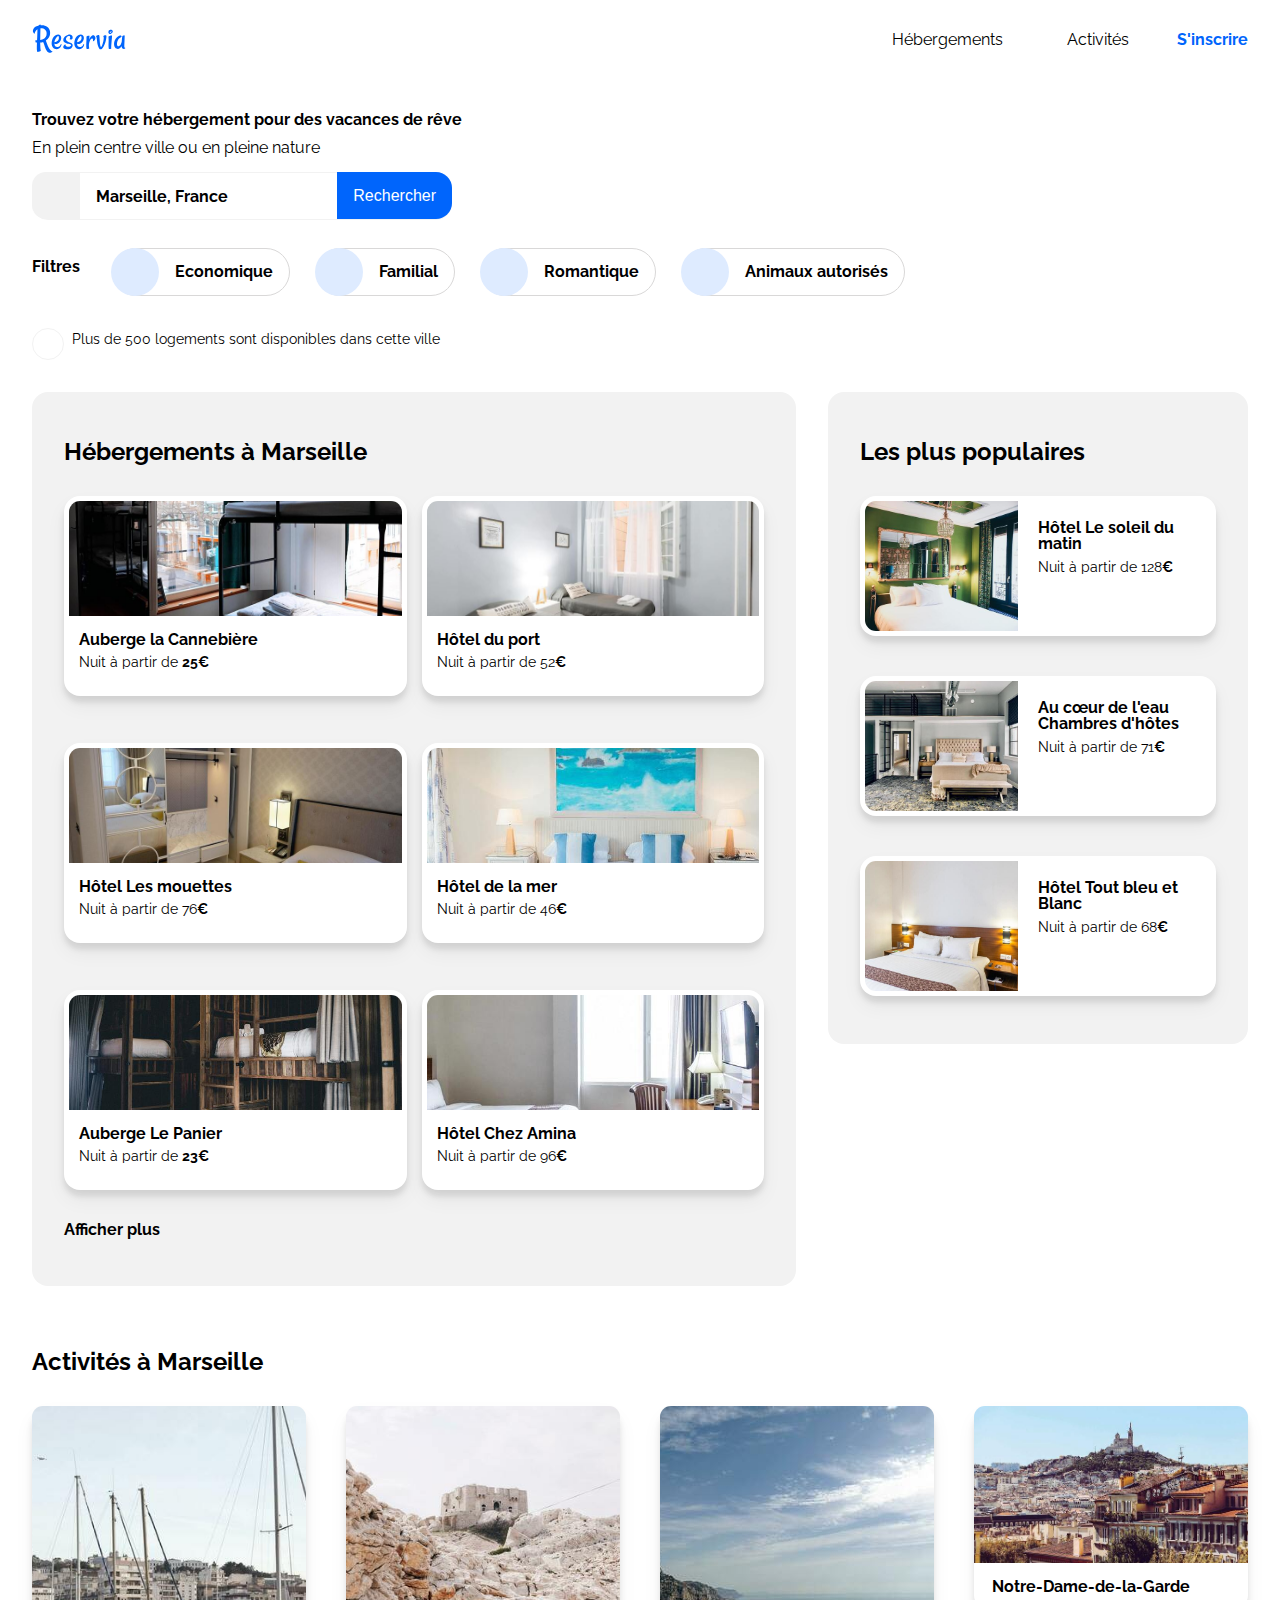
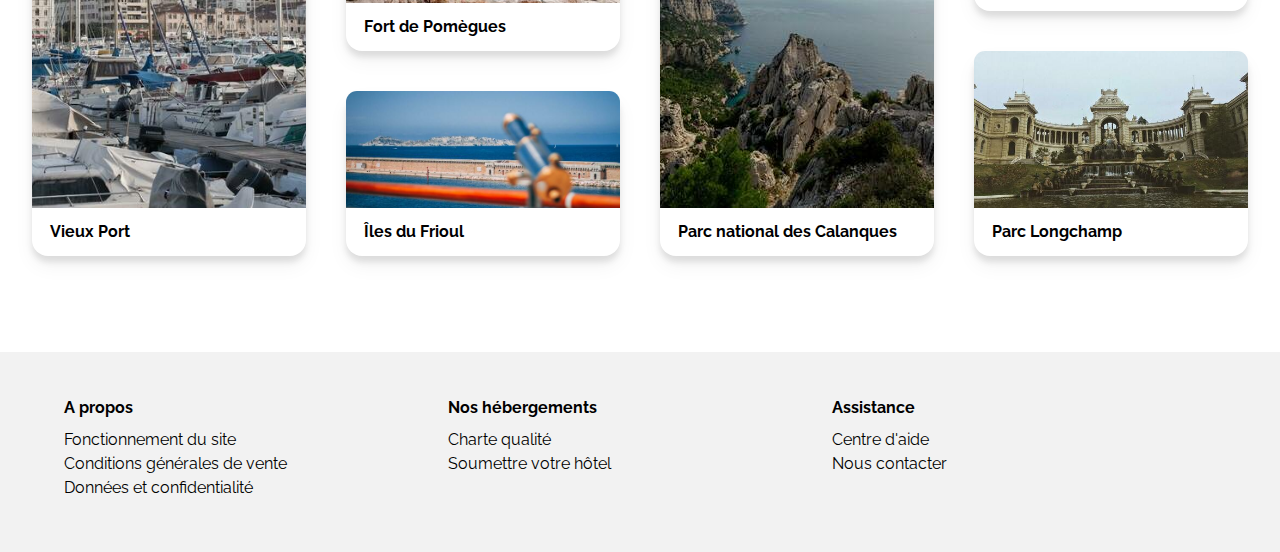
<file: index.html>
<!DOCTYPE html>
<html lang="fr">

<head>
  <meta charset="UTF-8" />
  <meta http-equiv="X-UA-Compatible" content="IE=edge" />
  <meta name="viewport" content="width=device-width, initial-scale=1.0" />
  <meta name="description" content="Reservia, trouvez votre hébergement pour des vacances de rêve" />
  <link
    href="https://fonts.googleapis.com/css2?family=Raleway:ital,wght@0,100;0,200;0,300;0,400;0,500;0,600;0,700;0,800;0,900;1,100;1,200;1,300;1,400;1,500;1,600;1,700;1,800;1,900&display=swap"
    rel="stylesheet" />
  <!-- FEUILLE RESET ETALONNAGE qui permet de partir sur une feuille html sans mise en forme -->
  <link href="reset.css" type="text/css" rel="stylesheet" media="all" />
  <!-- <link href="styles.css" type="text/css" rel="stylesheet" media="all" /> -->
  <link rel="stylesheet" href="style.css" />

  <!-- Icon FontAwesome -->
  <link rel="stylesheet" href="https://use.fontawesome.com/releases/v5.15.3/css/all.css"
    integrity="sha384-SZXxX4whJ79/gErwcOYf+zWLeJdY/qpuqC4cAa9rOGUstPomtqpuNWT9wdPEn2fk" crossorigin="anonymous" />
  <!-- Police de Font Raleway -->
  <link rel="preconnect" href="https://fonts.gstatic.com" />
  <link rel="icon" href="images/logo/favicon.ico" />
  <title>Reservia , Trouvez votre hébergement pour des vacances de rêves</title>

</head>

<body>
  <div class="container">
    <header>
      <nav>
        <div class="logo">
          <a href="https://unknowida.github.io/ChoukriSafi_2_05062021/">
            <img src="images/logo/Reservia.svg" alt="logo Reservia" width="95" height="45" />
          </a>
        </div>
        <div class="inscription">
          <a href=""><span>S'inscrire</span></a>
        </div>
        <div class="nav-Heb-Act">
          <ul class="header-nav">
            <li class="nav-link-item">
              <a href="#hebergements"> <span>Hébergements</span></a>
            </li>
            <li class="nav-link-item">
              <a href="#activites"> <span>Activités</span></a>
            </li>
          </ul>
        </div>
      </nav>
    </header>
    <section class="search-filters">
      <h1>
        Trouvez votre hébergement pour des vacances de rêve
        <span> En plein centre ville ou en pleine nature </span>
      </h1>
      <form>
        <div class="form">
          <label for="lieu"><i class="fas fa-map-marker-alt"></i></label>
          <input id="lieu" type="text" placeholder="Marseille, France" />
          <button aria-label="recherche">
            <i class="fas fa-search"></i>
            <span>Rechercher</span>
          </button>
        </div>
      </form>
      <div class="filtres">
        <h3>Filtres</h3>
        <ul class="filtres-list">
          <li class="filtres-list-item">
            <div><i class="fas fa-money-bill-wave"></i></div>
            <span>Economique</span>
          </li>
          <li class="filtres-list-item">
            <div><i class="fas fa-child"></i></div>
            <span>Familial</span>
          </li>
          <li class="filtres-list-item">
            <div><i class="fas fa-heart"></i></div>
            <span>Romantique</span>
          </li>
          <li class="filtres-list-item">
            <div><i class="fas fa-dog"></i></div>
            <span>Animaux autorisés</span>
          </li>
        </ul>
      </div>
      <div class="information">
        <div><i class="fas fa-info"></i></div>
        <p>Plus de 500 logements sont disponibles dans cette ville</p>
      </div>
    </section>
    <!-- REGROUPPEMENT DE LA PARTIE DANS "MAIN" ASIDE ET x2 SECTIONS -->
    <main>
      <aside class="populaires">
        <div class="title">
          <h2>Les plus populaires</h2>
          <i class="fas fa-chart-line"></i>
        </div>
        <div class="cards">
          <a class="card" href="">
            <div class="card-img">
              <img src="images/hebergements/4_small/emile-guillemot-Bj_rcSC5XfE-unsplash.jpg"
                alt="Hôtel Le soleil du matin" loading="lazy" />
            </div>
            <div class="card-content">
              <div>
                <strong>Hôtel Le soleil du matin</strong>
                <p>Nuit à partir de 128<span class="price-bold">€</span></p>
              </div>
              <div>
                <i class="fas fa-star blue"></i>
                <i class="fas fa-star blue"></i>
                <i class="fas fa-star blue"></i>
                <i class="fas fa-star blue"></i>
                <i class="fas fa-star blue"></i>
              </div>
            </div>
          </a>
          <a class="card" href="">
            <div class="card-img">
              <img src="images/hebergements/4_small/aw-creative-VGs8z60yT2c-unsplash.jpg" alt="Appartement"
                loading="lazy" />
            </div>
            <div class="card-content">
              <div>
                <strong>Au c&oelig;ur de l'eau Chambres d'hôtes</strong>
                <p>Nuit à partir de 71<span class="price-bold">€</span></p>
              </div>
              <div>
                <i class="fas fa-star blue"></i>
                <i class="fas fa-star blue"></i>
                <i class="fas fa-star blue"></i>
                <i class="fas fa-star blue"></i>
                <i class="fas fa-star"></i>
              </div>
            </div>
          </a>
          <a class="card" href="">
            <div class="card-img">
              <img src="images/hebergements/4_small/febrian-zakaria-sjvU0THccQA-unsplash.jpg"
                alt="Hôtel Tout bleu et Blanc" loading="lazy" />
            </div>
            <div class="card-content">
              <div>
                <strong>Hôtel Tout bleu et Blanc</strong>
                <p>Nuit à partir de 68<span class="price-bold">€</span></p>
              </div>
              <div>
                <i class="fas fa-star blue"></i>
                <i class="fas fa-star blue"></i>
                <i class="fas fa-star blue"></i>
                <i class="fas fa-star blue"></i>
                <i class="fas fa-star"></i>
              </div>
            </div>
          </a>
        </div>
      </aside>
      <section id="hebergements" class="hebergements">
        <h2>Hébergements à Marseille</h2>
        <div class="cards">
          <a class="card" href="#">
            <div class="card-img">
              <img src="images/hebergements/4_small/marcus-loke-WQJvWU_HZFo-unsplash.jpg" alt="Auberge la Cannebière"
                loading="lazy" />
            </div>
            <div class="card-content">
              <div>
                <strong>Auberge la Cannebière</strong>
                <p>Nuit à partir de <span class="price-bold"> 25€</span></p>
              </div>
              <div>
                <i class="fas fa-star blue"></i>
                <i class="fas fa-star blue"></i>
                <i class="fas fa-star blue"></i>
                <i class="fas fa-star blue"></i>
                <i class="fas fa-star"></i>
              </div>
            </div>
          </a>
          <a class="card" href="#">
            <div class="card-img">
              <img src="images/hebergements/4_small/fred-kleber-gTbaxaVLvsg-unsplash.jpg" alt="Hôtel du port"
                loading="lazy" />
            </div>
            <div class="card-content">
              <div>
                <strong>Hôtel du port</strong>
                <p>Nuit à partir de 52<span class="price-bold">€</span></p>
              </div>
              <div>
                <i class="fas fa-star blue"></i>
                <i class="fas fa-star blue"></i>
                <i class="fas fa-star blue"></i>
                <i class="fas fa-star blue"></i>
                <i class="fas fa-star blue"></i>
              </div>
            </div>
          </a>
          <a class="card" href="#">
            <div class="card-img">
              <img src="images/hebergements/4_small/reisetopia-B8WIgxA_PFU-unsplash.jpg" alt="Hôtel Les mouettes"
                loading="lazy" />
            </div>
            <div class="card-content">
              <div>
                <strong>Hôtel Les mouettes</strong>
                <p>Nuit à partir de 76<span class="price-bold">€</span></p>
              </div>
              <div>
                <i class="fas fa-star blue"></i>
                <i class="fas fa-star blue"></i>
                <i class="fas fa-star blue"></i>
                <i class="fas fa-star blue"></i>
                <i class="fas fa-star"></i>
              </div>
            </div>
          </a>
          <a class="card" href="#">
            <div class="card-img">
              <img src="images/hebergements/4_small/annie-spratt-Eg1qcIitAuA-unsplash.jpg" alt="Hôtel de la mer"
                loading="lazy" />
            </div>
            <div class="card-content">
              <div>
                <strong>Hôtel de la mer</strong>
                <p>Nuit à partir de 46<span class="price-bold">€</span></p>
              </div>
              <div>
                <i class="fas fa-star blue"></i>
                <i class="fas fa-star blue"></i>
                <i class="fas fa-star blue"></i>
                <i class="fas fa-star blue"></i>
                <i class="fas fa-star blue"></i>
              </div>
            </div>
          </a>
          <a class="card" href="#">
            <div class="card-img">
              <img src="images/hebergements/4_small/nicate-lee-kT-ZyaiwBe0-unsplash.jpg" alt="Auberge Le Panier"
                loading="lazy" />
            </div>
            <div class="card-content">
              <div>
                <strong>Auberge Le Panier</strong>
                <p>Nuit à partir de <span class="price-bold">23€</span></p>
              </div>
              <div>
                <i class="fas fa-star blue"></i>
                <i class="fas fa-star blue"></i>
                <i class="fas fa-star blue"></i>
                <i class="fas fa-star blue"></i>
                <i class="fas fa-star"></i>
              </div>
            </div>
          </a>
          <a class="card" href="#">
            <div class="card-img">
              <img src="images/hebergements/4_small/febrian-zakaria-M6S1WvfW68A-unsplash.jpg" alt="Hôtel Chez Amina"
                loading="lazy" />
            </div>
            <div class="card-content">
              <div>
                <strong>Hôtel Chez Amina</strong>
                <p>Nuit à partir de 96<span class="price-bold">€</span></p>
              </div>
              <div>
                <i class="fas fa-star blue"></i>
                <i class="fas fa-star blue"></i>
                <i class="fas fa-star blue"></i>
                <i class="fas fa-star blue"></i>
                <i class="fas fa-star blue"></i>
              </div>
            </div>
          </a>
        </div>
        <a href="#" class="more">Afficher plus</a>
      </section>
      <section id="activites" class="activites">
        <h2>Activités à Marseille</h2>
        <div class="cards">
          <div class="card-group">
            <a class="card full" href="">
              <div class="card-img">
                <img src="images/activites/4_small/reno-laithienne-QUgJhdY5Fyk-unsplash.jpg" alt="Vieux Port"
                  loading="lazy" />
              </div>
              <div class="card-content">
                <div>
                  <strong>Vieux Port</strong>
                </div>
              </div>
            </a>
            <a class="card big" href="">
              <div class="card-img">
                <img src="images/activites/4_small/paul-hermann-QFTrLdQIRhI-unsplash.jpg" alt="Fort de Pomègues"
                  loading="lazy" />
              </div>
              <div class="card-content">
                <div>
                  <strong>Fort de Pomègues</strong>
                </div>
              </div>
            </a>
            <a class="card small" href="">
              <div class="card-img">
                <img src="images/activites/4_small/kevin-hikari-rV_Qd1l-VXg-unsplash.jpg" alt="Îles du Frioul"
                  loading="lazy" />
              </div>
              <div class="card-content">
                <div>
                  <strong>Îles du Frioul</strong>
                </div>
              </div>
            </a>
          </div>
          <div class="card-group">
            <a class="card full" href="">
              <div class="card-img">
                <img src="images/activites/4_small/kilyan-sockalingum-NR8-cBCN3aI-unsplash.jpg"
                  alt="Parc national des Calanques" loading="lazy" />
              </div>
              <div class="card-content">
                <div>
                  <strong>Parc national des Calanques</strong>
                </div>
              </div>
            </a>
            <a class="card" href="">
              <div class="card-img">
                <img src="images/activites/4_small/florian-wehde-xW9e8gdotxI-unsplash.jpg" alt="Notre-Dame-de-la-Garde"
                  loading="lazy" />
              </div>
              <div class="card-content">
                <div>
                  <strong>Notre-Dame-de-la-Garde</strong>
                </div>
              </div>
            </a>
            <a class="card" href="">
              <div class="card-img">
                <img src="images/activites/4_small/lena-paulin-wH2-EJoDcV0-unsplash.jpg" alt="Parc Longchamp"
                  loading="lazy" />
              </div>
              <div class="card-content">
                <div>
                  <strong>Parc Longchamp</strong>
                </div>
              </div>
            </a>
          </div>
        </div>
      </section>
    </main>

  </div>
  <footer>
    <div class="container">
      <div>
        <h3>A propos</h3>
        <ul>
          <li><a href="">Fonctionnement du site</a></li>
          <li><a href="">Conditions générales de vente</a></li>
          <li><a href="">Données et confidentialité</a></li>
        </ul>
      </div>
      <div>
        <h3>Nos hébergements</h3>
        <ul>
          <li><a href="">Charte qualité</a></li>
          <li><a href="">Soumettre votre hôtel</a></li>
        </ul>
      </div>
      <div>
        <h3>Assistance</h3>
        <ul>
          <li><a href="">Centre d'aide</a></li>
          <li><a href="">Nous contacter</a></li>
        </ul>
      </div>
    </div>
  </footer>




</body>
</file>
<file: style.css>
/*----/Propriétés Générales/----*/

* {
  box-sizing: border-box;
}

body {
  font-family: 'Raleway', sans-serif;
  margin: 0;
}
.container {
  margin: 0 auto;
  max-width: 1440px;
}

section,
aside,
footer {
  padding: 32px 24px;
}

/* Cadrage de la page. */
@media screen and (min-width: 768px) {
  .container {
    padding: 0 32px;
  }
  section,
  aside,
  footer {
    padding: 48px 32px;
  }
  .search-filters {
    padding: 32px 0;
  }
}
h1,
h2,
h3 {
  margin: 0;
  font-weight: bold;
}

h2 {
  font-size: 1.5rem;
}

a {
  color: black;
  text-decoration: none;
}

.inscription a:hover,
.more:hover,
footer a:hover {
  text-decoration: underline;
}

ul {
  list-style-type: none;
  margin: 0;
  padding: 0;
}

/*----HEADER DESKTOP----*/

nav {
  display: flex;
  align-items: center;
  flex-wrap: wrap;
  justify-content: space-between;
}

.logo a {
  display: block;
  padding: 16px;
}
.inscription {
  display: flex;
}
.inscription a {
  align-items: center;
  color: #0065fc;
  display: flex;
  font-weight: bold;
  padding-right: 16px;
}

/*----HEADER MOBILE----*/

@media screen and (min-width: 768px) {
  nav {
    align-items: stretch;
    flex-wrap: nowrap;
    padding: 0;
  }

  .logo {
    margin-right: auto;
  }

  .logo a {
    padding: 16px 0;
  }

  .inscription {
    order: 1;
  }

  .inscription a {
    padding-right: 0;
  }
}

/*---NAVigation DESKTOP---*/

.nav-Heb-Act {
  display: flex;
  flex: 100%;
}
.header-nav {
  display: flex;
  flex: 1;
}

.nav-link-item {
  display: flex;
  flex: 1;
}

.nav-link-item a {
  display: flex;
  flex: 1;
  justify-content: center;
  padding: 16px 0;
  position: relative;
}

.nav-link-item a::after {
  background-color: #f2f2f2;
  bottom: 0;
  content: '';
  height: 2px;
  left: 0;
  position: absolute;
  right: 0;
}

.nav-link-item a:hover {
  color: #0065fc;
}

.nav-link-item a:hover::after {
  background-color: #0065fc;
}

/*--- NAVigation MOBILE ---*/

@media screen and (min-width: 768px) {
  .nav-Heb-Act {
    flex: 0;
    padding: 0 16px;
  }

  .nav-link-item {
    display: flex;
    flex: 0;
  }

  .nav-link-item a::after {
    background-color: transparent;
    bottom: auto;
    top: 0;
  }

  .nav-link-item a {
    align-items: center;
    display: flex;
    padding: 0 32px;
  }
}

/*------ H1 RECHERCHE ET FILTRES ------*/

h1 span {
  display: block;
  font-size: 1rem;
  font-weight: normal;
  margin-top: 12px;
}

/*- RECHERCHE DESKTOP -*/
form {
  margin: 16px 0;
}

.form {
  border-color: #f2f2f2;
  border-radius: 16px;
  border-style: solid;
  border-width: 1px;
  display: flex;
  height: 48px;
  max-width: 420px;
}

.form > * {
  font-size: 1rem;
}

.form label,
.form button {
  align-items: center;
  display: flex;
  justify-content: center;
  min-width: 48px;
  cursor: pointer;
}
label {
  background-color: #f2f2f2;
  border-radius: 14px 0 0 14px;
  margin: -1px 0 0 -1px;
}
input {
  border: 0;
  font-weight: bold;
  padding-left: 16px;
  min-width: 0;
  flex: 1;
  font-family: 'Raleway', sans-serif;
}

::placeholder {
  color: black;
  opacity: 1;
}

button {
  background-color: #0065fc;
  border: 0;
  border-radius: 16px;
  color: white;
  margin: -1px -1px 0 0;
  padding: 0;
}
button span {
  display: none;
}

/*- RECHERCHE MOBILE -*/

@media screen and (min-width: 768px) {
  .form button {
    border-radius: 0 16px 16px 0;
  }

  .form button i {
    display: none;
  }

  button span {
    display: inline;
    padding: 0 16px;
  }
}

/*- Filtre DESKTOP -*/

.filtres {
  align-items: baseline;
  display: flex;
  flex-wrap: wrap;
}

.filtres h3 {
  margin: 0 32px 8px 0;
}

.filtres-list {
  display: flex;
  flex-wrap: wrap;
  justify-content: flex-start;
  gap: 6px;
}

.filtres-list-item {
  align-items: center;
  border: 1.5px solid hsl(0, 1%, 85%);
  border-radius: 28px;
  cursor: pointer;
  display: flex;
  height: 48px;
  margin-top: 12px;
}

.filtres-list-item div {
  align-items: center;
  background-color: #deebff;
  border-radius: 50%;
  display: flex;
  height: calc(100% + 2px);
  justify-content: center;
  margin-left: -2px;
  width: 48px;
}

.filtres-list-item i {
  font-size: 20px;
}

.filtres-list-item span {
  font-weight: bold;
  padding: 0 16px;
}

.filtres-list-item:hover {
  background-color: #f2f2f2;
  border-color: #f2f2f2;
  color: #0065fc;
}

/*- Filtre MOBILE -*/

@media screen and (min-width: 768px) {
  .filtres-list-item {
    margin-right: 20px;
  }

  .filtres-list-item:last-of-type {
    margin-right: 0;
  }
}

/* Information */

.filtres-list-item i,
.information i {
  color: #0065fc;
}
.information {
  align-items: baseline;
  display: flex;
  font-size: 14px;
  margin-top: 32px;
}

.information div {
  align-items: center;
  border: 1px solid #f2f2f2;
  border-radius: 50%;
  display: flex;
  height: 32px;
  justify-content: center;
  min-width: 32px;
}

.information p {
  margin-left: 8px;
}

/* PARTIE "MAIN" DESKTOP */

.populaires {
  background-color: #f2f2f2;
}

.populaires .title {
  display: flex;
  justify-content: space-between;
  align-items: center;
}

.title i {
  font-size: 1.5rem;
}
.more {
  font-weight: bold;
}

/* PARTIE "MAIN" MOBILE */

@media screen and (min-width: 768px) {
  main {
    display: flex;
    flex-wrap: wrap;
    justify-content: space-between;
  }

  .populaires {
    max-width: 420px;
    flex: 1;
    margin-left: 32px;
    height: 100%;
    border-radius: 16px;
  }

  .hebergements {
    order: -1;
    background-color: #f2f2f2;
    flex: 1;
    border-radius: 16px;
  }

  .activites {
    padding: 64px 0;
    width: 100%;
  }
}

/* CARDS LAYOUT DESKTOP */

.cards {
  margin-top: 32px;
  display: flex;
  flex-wrap: wrap;
}

.card-group {
  display: flex;
  flex-direction: column;
  width: 100%;
}

.hebergements .cards {
  margin-bottom: 32px;
}

.card {
  background-color: white;
  border-radius: 16px;
  box-shadow: 0 10px 20px rgba(0, 0, 0, 0.05), 0 6px 6px rgba(0, 0, 0, 0.1);
  display: flex;
  padding: 5px;
  flex-direction: column;
  margin-bottom: 12px;
  width: 100%;
}

.card:hover {
  box-shadow: 0 14px 28px rgba(0, 0, 0, 0.25), 0 10px 10px rgba(0, 0, 0, 0.22);
}

.populaires .card {
  height: 140px;
  flex-direction: row;
}

.activites .card {
  padding: 0;
  margin-bottom: 24px;
}
.populaires .card:last-of-type,
.hebergements .card:last-of-type,
.activites .card-group:last-of-type .card:last-of-type {
  margin-bottom: 0;
}
.hebergements .card,
.activites .card {
  height: 200px;
}

.populaires .card-img {
  /* max-width: 40%; */
  flex: 1;
}
.hebergements .card-img {
  height: 115px;
}

.activites .card-img {
  height: calc(100% - 48px);
}

.card-img img {
  object-fit: cover;
  width: 100%;
  height: 100%;
}

.populaires .card-img img {
  border-radius: 11px 0 0 11px;
}

.hebergements .card-img img,
.activites .card-img img {
  border-radius: 11px 11px 0 0;
}

.card-content {
  display: flex;
  flex-direction: column;
  justify-content: space-around;
  font-size: 14px;
  flex: 1;
}

.price-bold {
  font-weight: bold;
}

.populaires .card-content {
  padding: 0 20px;
}

.hebergements .card-content {
  padding: 0 10px;
  padding-top: 8px;
}
.hebergements .card-content p {
  margin-top: 7px;
}

.card strong {
  font-size: 1rem;
  display: block;
  /* overflow: hidden; */
}

.card p {
  max-height: 32px;
  overflow: hidden;
}

.activites .card-content {
  height: 48px;
  padding-left: 18px;
}

.populaires .card-content p {
  margin-top: 8px;
}

.card i {
  color: #f2f2f2;
  font-size: 0.75rem;
  letter-spacing: -3px;
}

.card .blue {
  color: #0065fc;
}

/* CARDS LAYOUT MOBILE */

@media screen and (min-width: 768px) {
  .hebergements .cards {
    display: flex;
    flex-wrap: wrap;
    gap: 15px;

    /* justify-content: space-between; */
    margin-top: 0;
  }

  .populaires .card {
    margin-bottom: 40px;
  }

  .hebergements .card {
    /* width: 250px; */
    margin: 32px auto 0;
    min-width: 250px;
    flex: 1;
  }

  .card-group {
    height: 450px;
    flex-wrap: wrap;
    flex: 1 100%;
    align-content: space-between;
    justify-content: space-between;
  }

  .card-group:first-of-type {
    margin-bottom: 32px;
  }

  .activites .card {
    max-width: calc(50% - 20px);
    margin: 0;
  }

  .activites .card {
    height: calc(50% - 20px);
  }

  .card.full {
    height: 100%;
  }

  .card.big {
    height: calc(100% - 165px - 40px);
  }

  .card.small {
    height: 165px;
  }

  .activites .card-img {
    flex: 1;
  }

  .activites .card-content {
    max-height: 48px;
  }
}

/*CARDS LAYOUT FORMAT TABLETTE ajustement visuelle responsive*/

@media screen and (min-width: 1200px) {
  .card-group {
    flex: 1 calc(50% - 20px);
  }

  .card-group:last-of-type {
    margin-left: 40px;
  }
}

/*---------- PARTIE FOOTER DESKTOP ---------*/

footer {
  background-color: #f2f2f2;
  padding-top: 0;
}

footer .container {
  padding-top: 0;
}

footer div {
  padding-top: 32px;
}

footer h3 {
  margin-top: 0;
}

footer ul {
  margin-top: 16px;
}

footer li {
  margin-bottom: 8px;
}

/*---------- PARTIE FOOTER MOBILE ---------*/

@media screen and (min-width: 768px) {
  footer .container {
    display: flex;
  }

  footer div {
    flex: 1;
    padding-top: 48px;
  }
}

/* -------- FIN --------- */
</file>
